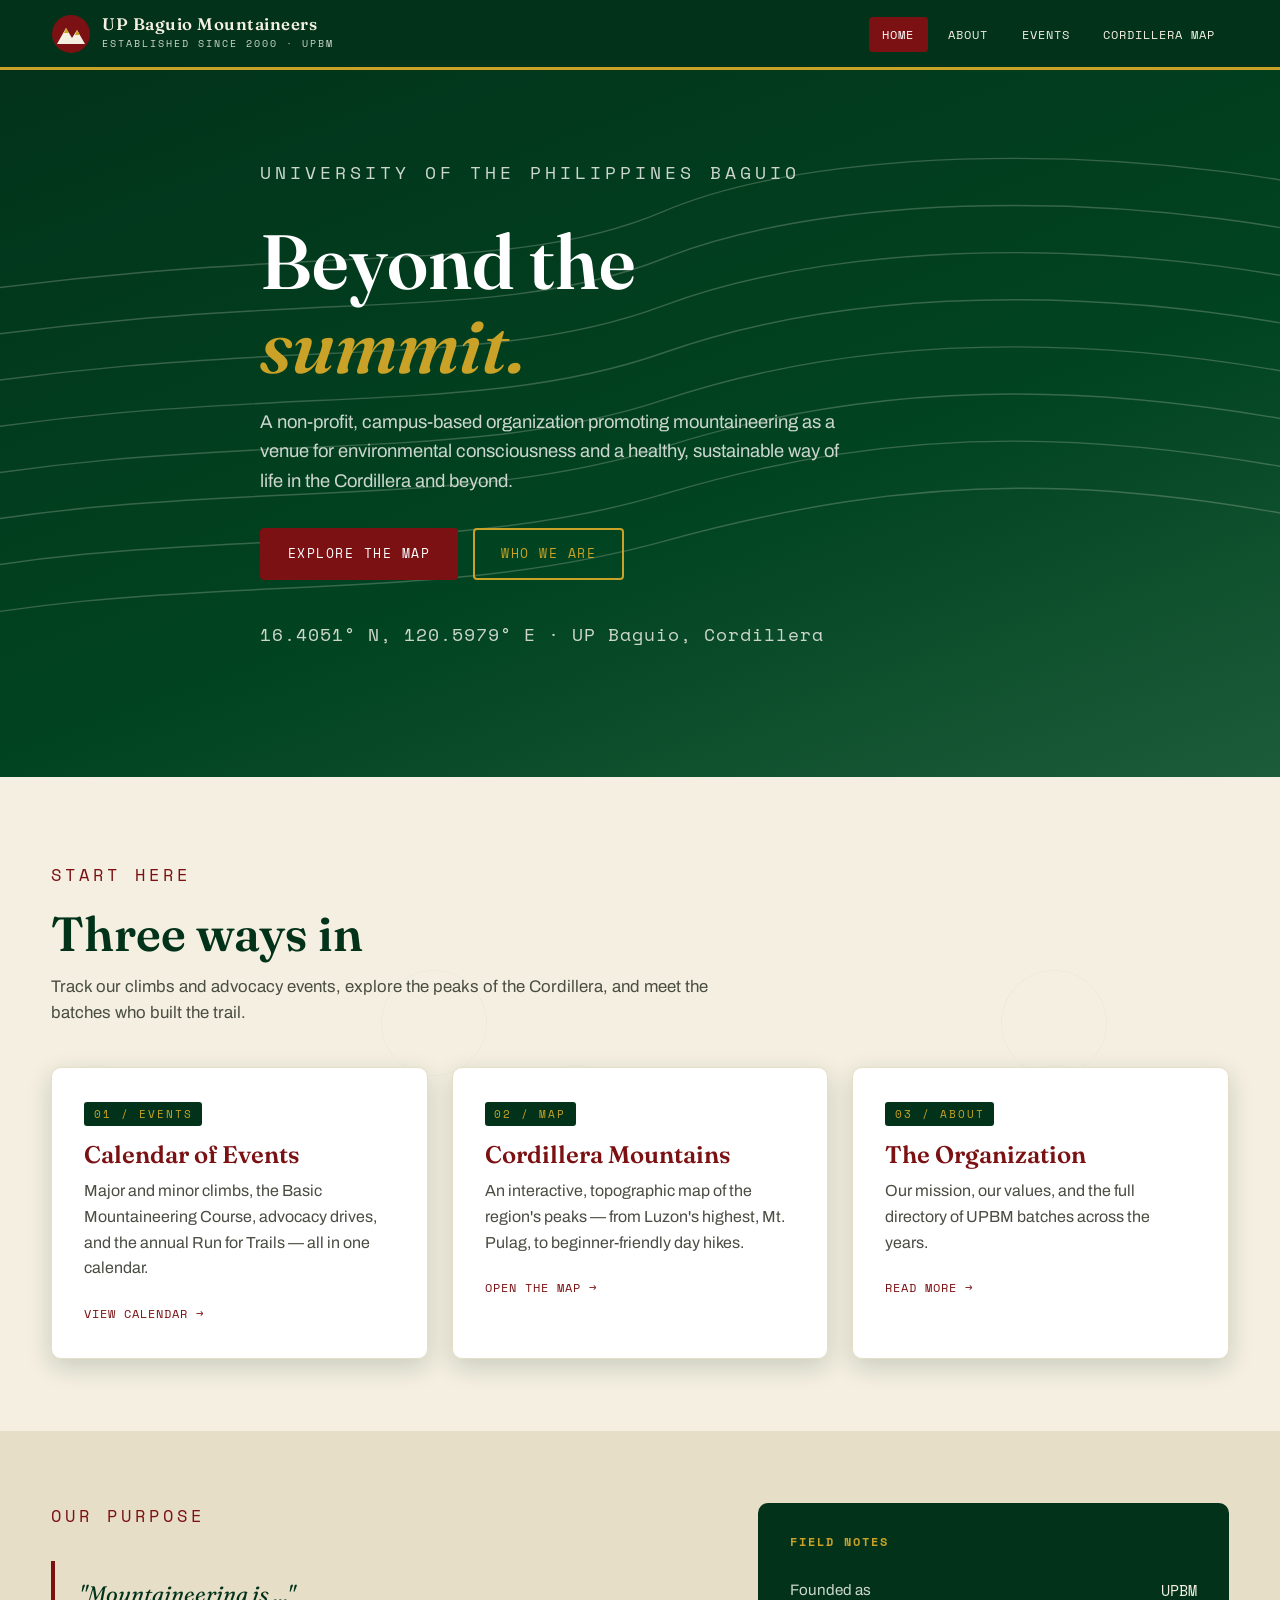
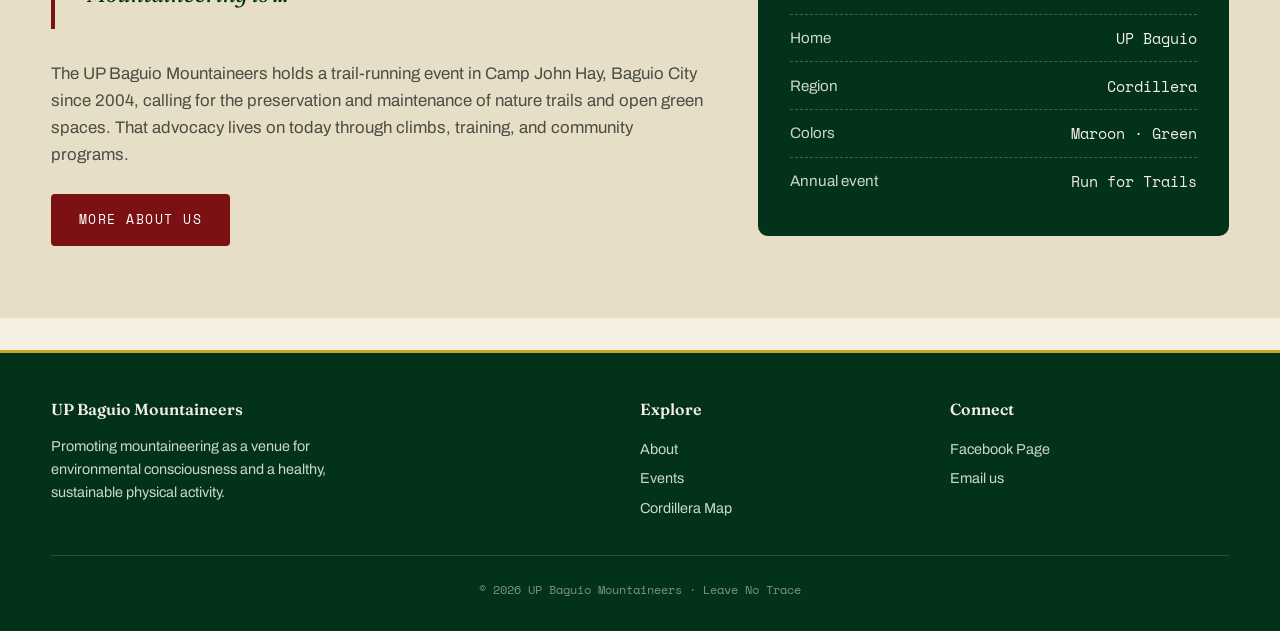
<file: index.html>
<!DOCTYPE html>
<html lang="en">
<head>
  <meta charset="UTF-8">
  <meta name="viewport" content="width=device-width, initial-scale=1.0">
  <title>UP Baguio Mountaineers</title>
  <meta name="description" content="The University of the Philippines Baguio Mountaineers — promoting mountaineering as a venue for environmental consciousness and a healthy, sustainable physical activity.">
  <link rel="preconnect" href="https://fonts.googleapis.com">
  <link rel="preconnect" href="https://fonts.gstatic.com" crossorigin>
  <link href="https://fonts.googleapis.com/css2?family=Fraunces:ital,wght@0,400;0,600;1,400;1,600&family=Archivo:wght@400;500;600&family=Space+Mono:wght@400;700&display=swap" rel="stylesheet">
  <link rel="stylesheet" href="css/style.css">
</head>
<body>

  <!-- ============ NAV ============ -->
  <nav class="nav">
    <div class="container nav-inner">
      <a href="index.html" class="brand">
        <svg class="brand-mark" viewBox="0 0 40 40" xmlns="http://www.w3.org/2000/svg">
          <circle cx="20" cy="20" r="19" fill="#7b1113"/>
          <path d="M6 30 L15 14 L21 24 L26 16 L34 30 Z" fill="#f4efe1"/>
          <path d="M15 14 L18 19 L13 19 Z" fill="#c9a227"/>
          <path d="M26 16 L29 21 L24 21 Z" fill="#c9a227"/>
        </svg>
        <span class="brand-text">
          <span class="big">UP Baguio Mountaineers</span>
          <span class="small">Established since 2000 · UPBM</span>
        </span>
      </a>
      <button class="nav-toggle" aria-label="menu">☰</button>
      <ul class="nav-links">
        <li><a href="index.html">Home</a></li>
        <li><a href="about.html">About</a></li>
        <li><a href="events.html">Events</a></li>
        <li><a href="map.html">Cordillera Map</a></li>
      </ul>
    </div>
  </nav>

  <!-- ============ HERO ============ -->
  <header class="hero">
    <svg class="contours" viewBox="0 0 1200 600" preserveAspectRatio="xMidYMid slice" xmlns="http://www.w3.org/2000/svg">
      <g fill="none" stroke="#f4efe1" stroke-width="1.2">
        <path d="M-50 480 C 200 420, 400 460, 620 400 S 1000 340, 1260 400"/>
        <path d="M-50 440 C 200 380, 420 420, 620 360 S 1000 300, 1260 360"/>
        <path d="M-50 400 C 220 340, 430 380, 620 320 S 1010 260, 1260 320"/>
        <path d="M-50 360 C 240 300, 440 340, 620 280 S 1020 220, 1260 280"/>
        <path d="M-50 320 C 260 260, 450 300, 620 240 S 1030 180, 1260 240"/>
        <path d="M-50 280 C 280 220, 460 260, 620 200 S 1040 140, 1260 200"/>
        <path d="M-50 240 C 300 180, 470 220, 620 160 S 1050 100, 1260 160"/>
        <path d="M-50 200 C 320 140, 480 180, 620 120 S 1060 60, 1260 120"/>
      </g>
    </svg>
    <div class="container hero-content">
      <p class="eyebrow fade-up">University of the Philippines Baguio</p>
      <h1 class="fade-up">Beyond the<br><em>summit.</em></h1>
      <p class="fade-up">A non-profit, campus-based organization promoting mountaineering as a venue for environmental consciousness and a healthy, sustainable way of life in the Cordillera and beyond.</p>
      <div class="fade-up">
        <a href="map.html" class="btn btn-primary">Explore the Map</a>
        <a href="about.html" class="btn btn-ghost">Who We Are</a>
      </div>
      <p class="hero-coords">16.4051° N, 120.5979° E · UP Baguio, Cordillera</p>
    </div>
  </header>

  <!-- ============ FEATURES ============ -->
  <section class="block">
    <div class="container">
      <div class="section-head">
        <p class="eyebrow">Start here</p>
        <h2>Three ways in</h2>
        <p>Track our climbs and advocacy events, explore the peaks of the Cordillera, and meet the batches who built the trail.</p>
      </div>
      <div class="feature-grid">
        <div class="feature-card fade-up">
          <span class="num">01 / EVENTS</span>
          <h3>Calendar of Events</h3>
          <p>Major and minor climbs, the Basic Mountaineering Course, advocacy drives, and the annual Run for Trails — all in one calendar.</p>
          <a class="more" href="events.html">View calendar</a>
        </div>
        <div class="feature-card fade-up">
          <span class="num">02 / MAP</span>
          <h3>Cordillera Mountains</h3>
          <p>An interactive, topographic map of the region's peaks — from Luzon's highest, Mt. Pulag, to beginner-friendly day hikes.</p>
          <a class="more" href="map.html">Open the map</a>
        </div>
        <div class="feature-card fade-up">
          <span class="num">03 / ABOUT</span>
          <h3>The Organization</h3>
          <p>Our mission, our values, and the full directory of UPBM batches across the years.</p>
          <a class="more" href="about.html">Read more</a>
        </div>
      </div>
    </div>
  </section>

  <!-- ============ MISSION STRIP ============ -->
  <section class="block" style="background:var(--paper-dark)">
    <div class="container">
      <div class="about-split">
        <div>
          <p class="eyebrow" style="color:var(--maroon)">Our purpose</p>
          <blockquote class="mission">"Mountaineering is ..."</blockquote>
          <p>The UP Baguio Mountaineers holds a trail-running event in Camp John Hay, Baguio City since 2004, calling for the preservation and maintenance of nature trails and open green spaces. That advocacy lives on today through climbs, training, and community programs.</p>
          <a href="about.html" class="btn btn-primary" style="margin-top:0.5rem">More about us</a>
        </div>
        <div class="fact-box">
          <h4>Field Notes</h4>
          <div class="fact-row"><span class="k">Founded as</span><span class="v">UPBM</span></div>
          <div class="fact-row"><span class="k">Home</span><span class="v">UP Baguio</span></div>
          <div class="fact-row"><span class="k">Region</span><span class="v">Cordillera</span></div>
          <div class="fact-row"><span class="k">Colors</span><span class="v">Maroon · Green</span></div>
          <div class="fact-row"><span class="k">Annual event</span><span class="v">Run for Trails</span></div>
        </div>
      </div>
    </div>
  </section>

  <!-- ============ FOOTER ============ -->
  <footer>
    <div class="container">
      <div class="foot-grid">
        <div>
          <h4>UP Baguio Mountaineers</h4>
          <p style="font-size:0.9rem;max-width:340px">Promoting mountaineering as a venue for environmental consciousness and a healthy, sustainable physical activity.</p>
        </div>
        <div>
          <h4>Explore</h4>
          <a href="about.html">About</a>
          <a href="events.html">Events</a>
          <a href="map.html">Cordillera Map</a>
        </div>
        <div>
          <h4>Connect</h4>
          <a href="https://www.facebook.com/UPBaguioMountaineers" target="_blank" rel="noopener">Facebook Page</a>
          <a href="mailto:upbaguiomountaineers@gmail.com">Email us</a>
        </div>
      </div>
      <div class="foot-bottom">
        © <span id="year"></span> UP Baguio Mountaineers · Leave No Trace
      </div>
    </div>
  </footer>

  <script src="js/main.js"></script>
  <script>document.getElementById('year').textContent = new Date().getFullYear();</script>
</body>
</html>
</file>
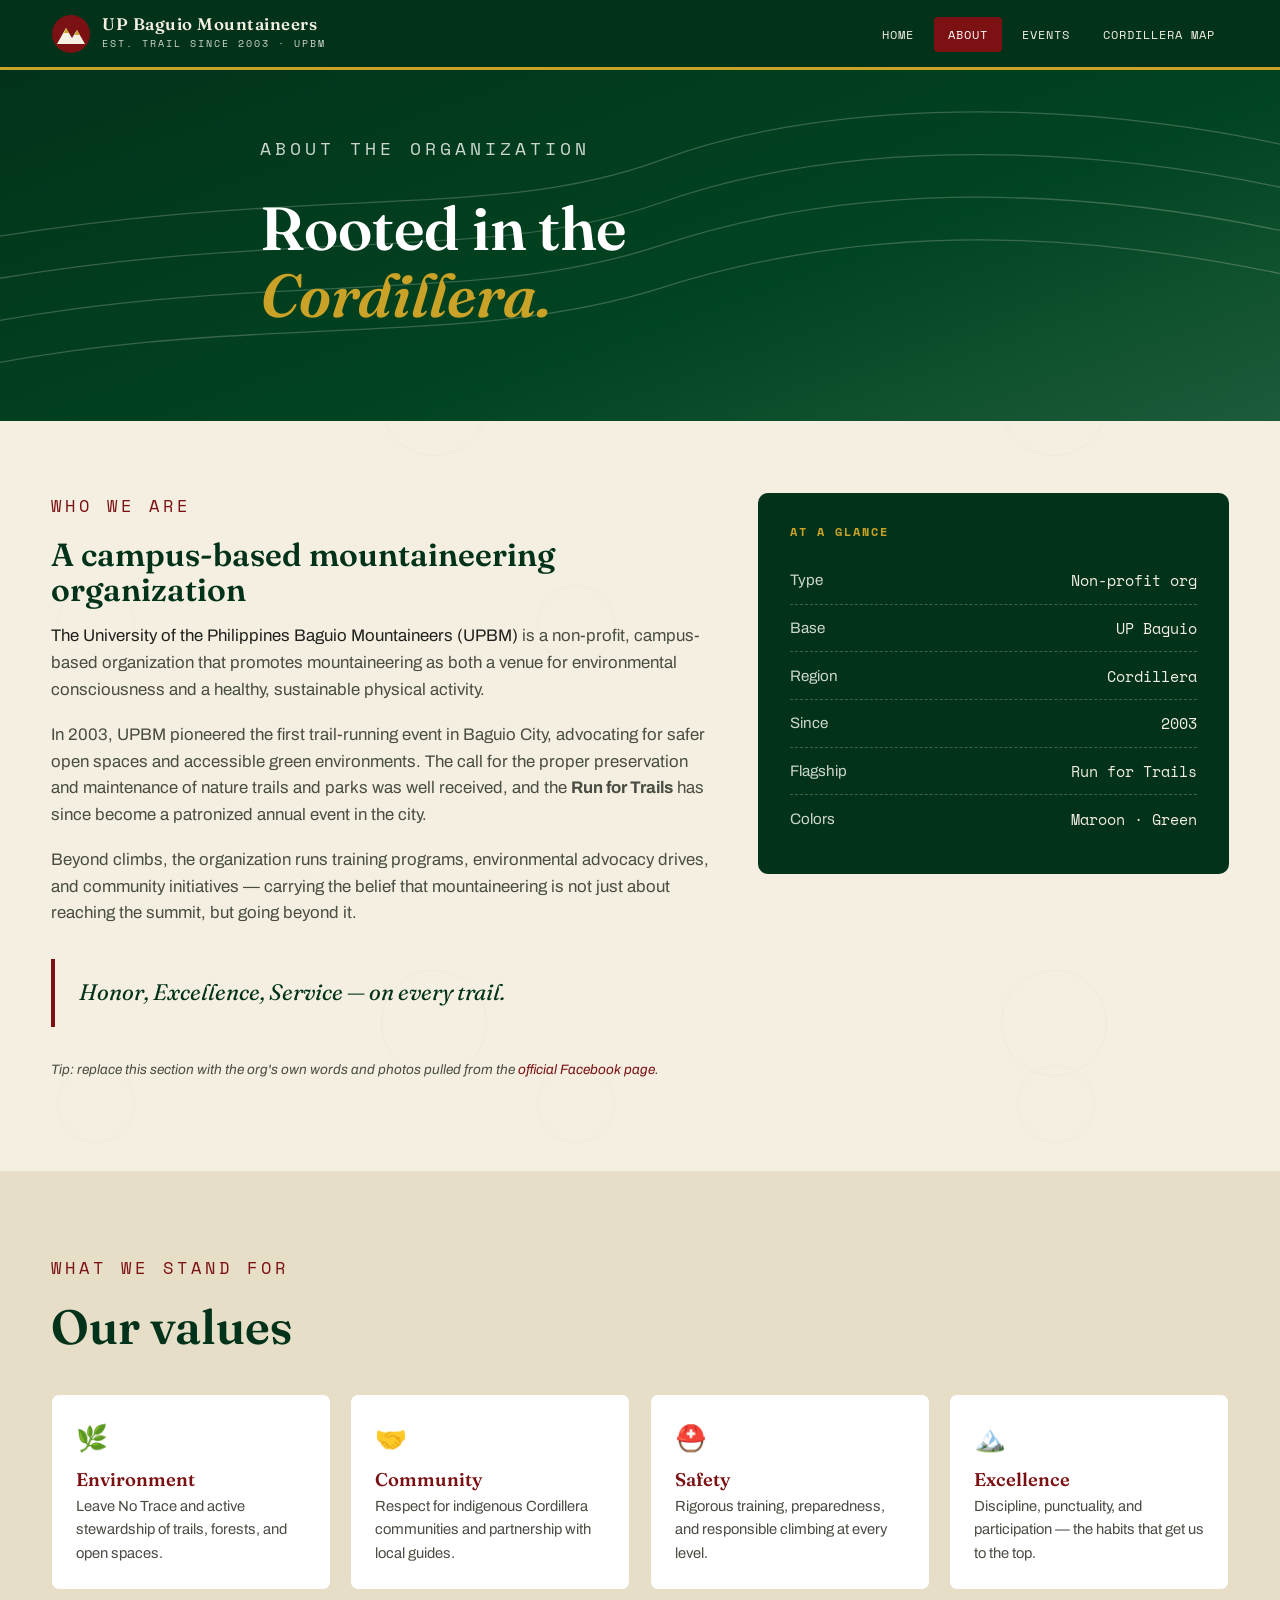
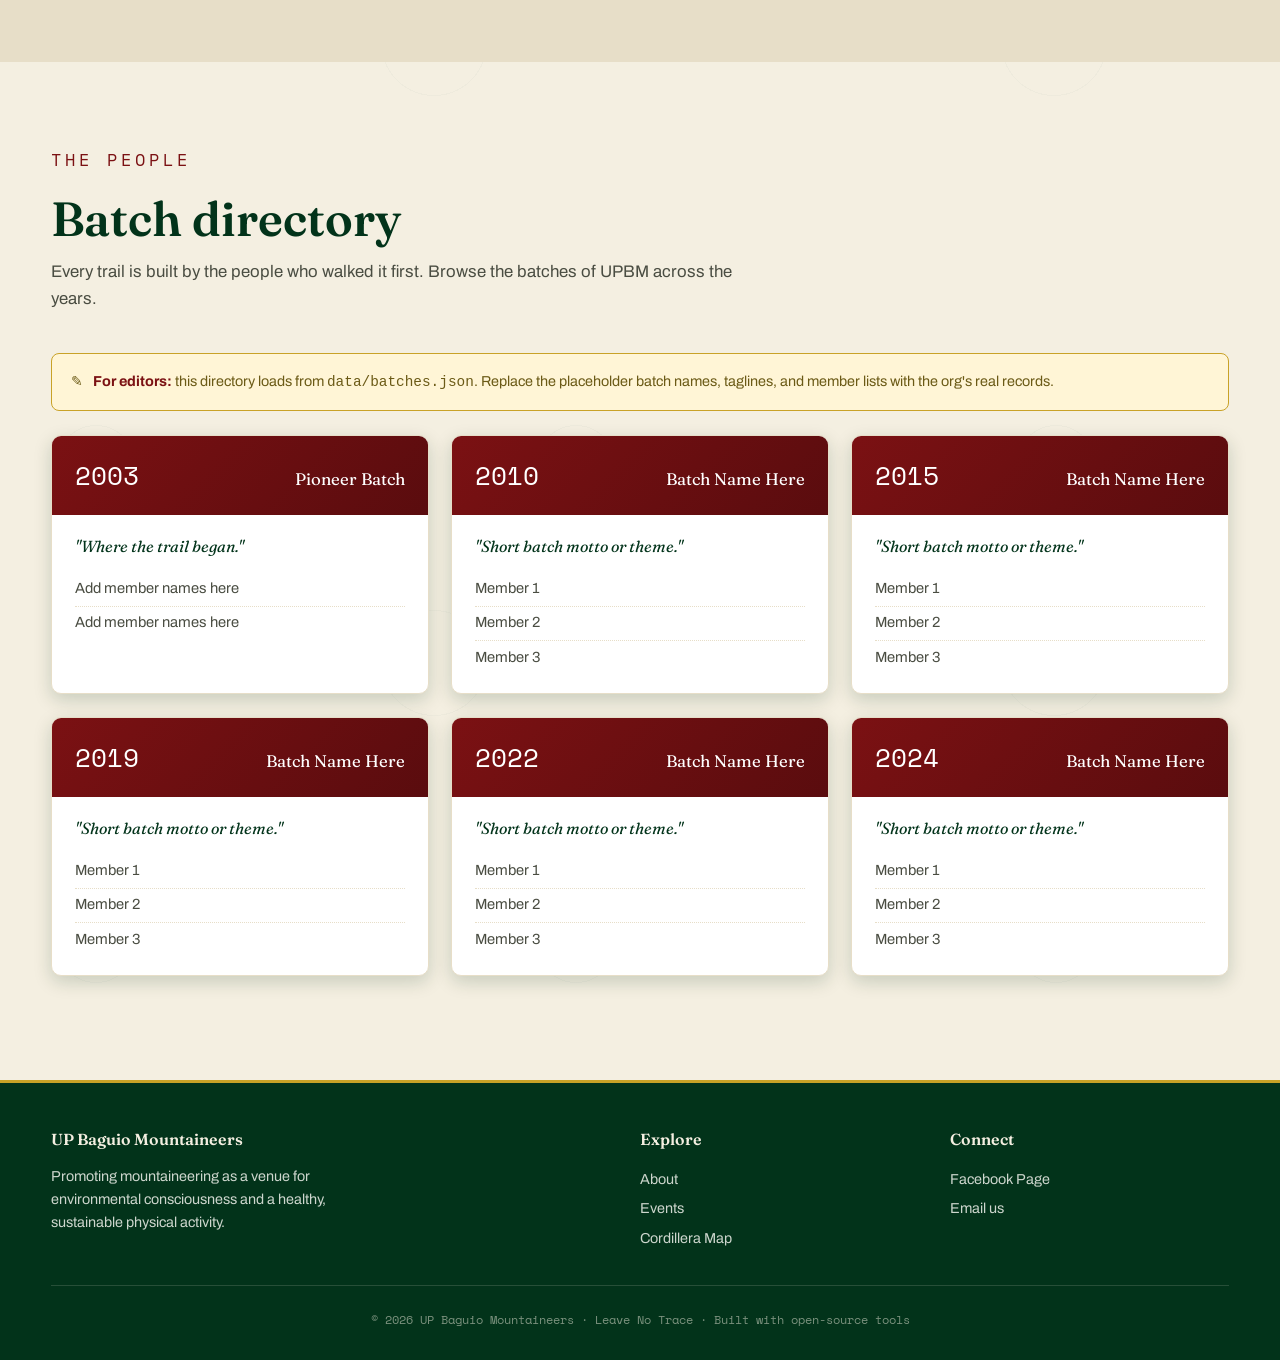
<file: about.html>
<!DOCTYPE html>
<html lang="en">
<head>
  <meta charset="UTF-8">
  <meta name="viewport" content="width=device-width, initial-scale=1.0">
  <title>About · UP Baguio Mountaineers</title>
  <link rel="preconnect" href="https://fonts.googleapis.com">
  <link rel="preconnect" href="https://fonts.gstatic.com" crossorigin>
  <link href="https://fonts.googleapis.com/css2?family=Fraunces:ital,wght@0,400;0,600;1,400;1,600&family=Archivo:wght@400;500;600&family=Space+Mono:wght@400;700&display=swap" rel="stylesheet">
  <link rel="stylesheet" href="css/style.css">
</head>
<body>

  <nav class="nav">
    <div class="container nav-inner">
      <a href="index.html" class="brand">
        <svg class="brand-mark" viewBox="0 0 40 40" xmlns="http://www.w3.org/2000/svg">
          <circle cx="20" cy="20" r="19" fill="#7b1113"/>
          <path d="M6 30 L15 14 L21 24 L26 16 L34 30 Z" fill="#f4efe1"/>
          <path d="M15 14 L18 19 L13 19 Z" fill="#c9a227"/>
          <path d="M26 16 L29 21 L24 21 Z" fill="#c9a227"/>
        </svg>
        <span class="brand-text">
          <span class="big">UP Baguio Mountaineers</span>
          <span class="small">Est. trail since 2003 · UPBM</span>
        </span>
      </a>
      <button class="nav-toggle" aria-label="menu">☰</button>
      <ul class="nav-links">
        <li><a href="index.html">Home</a></li>
        <li><a href="about.html">About</a></li>
        <li><a href="events.html">Events</a></li>
        <li><a href="map.html">Cordillera Map</a></li>
      </ul>
    </div>
  </nav>

  <!-- page hero -->
  <header class="hero" style="padding:4rem 0 4.5rem">
    <svg class="contours" viewBox="0 0 1200 400" preserveAspectRatio="xMidYMid slice" xmlns="http://www.w3.org/2000/svg">
      <g fill="none" stroke="#f4efe1" stroke-width="1.2">
        <path d="M-50 320 C 220 260, 430 300, 620 240 S 1010 180, 1260 240"/>
        <path d="M-50 280 C 240 220, 440 260, 620 200 S 1020 140, 1260 200"/>
        <path d="M-50 240 C 260 180, 450 220, 620 160 S 1030 100, 1260 160"/>
        <path d="M-50 200 C 280 140, 460 180, 620 120 S 1040 60, 1260 120"/>
      </g>
    </svg>
    <div class="container hero-content">
      <p class="eyebrow fade-up">About the organization</p>
      <h1 class="fade-up" style="font-size:clamp(2.2rem,5vw,3.8rem)">Rooted in the<br><em>Cordillera.</em></h1>
    </div>
  </header>

  <!-- mission -->
  <section class="block">
    <div class="container about-split">
      <div>
        <p class="eyebrow" style="color:var(--maroon)">Who we are</p>
        <h2 style="color:var(--green-deep);font-size:2rem;margin-bottom:1rem">A campus-based mountaineering organization</h2>
        <p><span class="lead">The University of the Philippines Baguio Mountaineers (UPBM)</span> is a non-profit, campus-based organization that promotes mountaineering as both a venue for environmental consciousness and a healthy, sustainable physical activity.</p>
        <p>In 2003, UPBM pioneered the first trail-running event in Baguio City, advocating for safer open spaces and accessible green environments. The call for the proper preservation and maintenance of nature trails and parks was well received, and the <strong>Run for Trails</strong> has since become a patronized annual event in the city.</p>
        <p>Beyond climbs, the organization runs training programs, environmental advocacy drives, and community initiatives — carrying the belief that mountaineering is not just about reaching the summit, but going beyond it.</p>
        <blockquote class="mission">Honor, Excellence, Service — on every trail.</blockquote>
        <p style="font-size:0.85rem;color:var(--ink-soft)"><em>Tip: replace this section with the org's own words and photos pulled from the <a href="https://www.facebook.com/UPBaguioMountaineers" target="_blank" rel="noopener">official Facebook page</a>.</em></p>
      </div>
      <div class="fact-box">
        <h4>At a glance</h4>
        <div class="fact-row"><span class="k">Type</span><span class="v">Non-profit org</span></div>
        <div class="fact-row"><span class="k">Base</span><span class="v">UP Baguio</span></div>
        <div class="fact-row"><span class="k">Region</span><span class="v">Cordillera</span></div>
        <div class="fact-row"><span class="k">Since</span><span class="v">2003</span></div>
        <div class="fact-row"><span class="k">Flagship</span><span class="v">Run for Trails</span></div>
        <div class="fact-row"><span class="k">Colors</span><span class="v">Maroon · Green</span></div>
      </div>
    </div>
  </section>

  <!-- values -->
  <section class="block" style="background:var(--paper-dark)">
    <div class="container">
      <div class="section-head">
        <p class="eyebrow" style="color:var(--maroon)">What we stand for</p>
        <h2>Our values</h2>
      </div>
      <div class="values">
        <div class="value"><div class="ico">🌿</div><h4>Environment</h4><p>Leave No Trace and active stewardship of trails, forests, and open spaces.</p></div>
        <div class="value"><div class="ico">🤝</div><h4>Community</h4><p>Respect for indigenous Cordillera communities and partnership with local guides.</p></div>
        <div class="value"><div class="ico">⛑️</div><h4>Safety</h4><p>Rigorous training, preparedness, and responsible climbing at every level.</p></div>
        <div class="value"><div class="ico">🏔️</div><h4>Excellence</h4><p>Discipline, punctuality, and participation — the habits that get us to the top.</p></div>
      </div>
    </div>
  </section>

  <!-- batches directory -->
  <section class="block">
    <div class="container">
      <div class="section-head">
        <p class="eyebrow" style="color:var(--maroon)">The people</p>
        <h2>Batch directory</h2>
        <p>Every trail is built by the people who walked it first. Browse the batches of UPBM across the years.</p>
      </div>
      <div class="notice">
        <span>✎</span>
        <div><strong>For editors:</strong> this directory loads from <code>data/batches.json</code>. Replace the placeholder batch names, taglines, and member lists with the org's real records.</div>
      </div>
      <div class="batch-grid" id="batch-grid"></div>
    </div>
  </section>

  <footer>
    <div class="container">
      <div class="foot-grid">
        <div>
          <h4>UP Baguio Mountaineers</h4>
          <p style="font-size:0.9rem;max-width:340px">Promoting mountaineering as a venue for environmental consciousness and a healthy, sustainable physical activity.</p>
        </div>
        <div>
          <h4>Explore</h4>
          <a href="about.html">About</a>
          <a href="events.html">Events</a>
          <a href="map.html">Cordillera Map</a>
        </div>
        <div>
          <h4>Connect</h4>
          <a href="https://www.facebook.com/UPBaguioMountaineers" target="_blank" rel="noopener">Facebook Page</a>
          <a href="mailto:upbaguiomountaineers@gmail.com">Email us</a>
        </div>
      </div>
      <div class="foot-bottom">© <span id="year"></span> UP Baguio Mountaineers · Leave No Trace · Built with open-source tools</div>
    </div>
  </footer>

  <script src="js/main.js"></script>
  <script>
    document.getElementById('year').textContent = new Date().getFullYear();
    // load batches
    (async () => {
      const grid = document.getElementById('batch-grid');
      try {
        const res = await fetch('data/batches.json');
        const data = await res.json();
        (data.batches || []).forEach(b => {
          const members = (b.members || []).map(m => '<li>' + m + '</li>').join('');
          const card = document.createElement('div');
          card.className = 'batch-card';
          card.innerHTML =
            '<div class="head"><span class="yr">' + b.year + '</span><span class="nm">' + (b.batch_name || '') + '</span></div>' +
            '<div class="body">' +
              (b.tagline ? '<div class="tagline">"' + b.tagline + '"</div>' : '') +
              '<ul>' + members + '</ul>' +
            '</div>';
          grid.appendChild(card);
        });
      } catch (e) {
        grid.innerHTML = '<p style="color:#7b1113">Could not load batches.json. If opening locally, run a local server (see README).</p>';
      }
    })();
  </script>
</body>
</html>
</file>
<file: css/style.css>
/* =========================================================
   UP Baguio Mountaineers — Stylesheet
   Aesthetic: topographic field journal
   Colors: UP Maroon (#7B1113) + UP Forest Green (#014421)
   Fonts: Fraunces (display), Archivo (body), Space Mono (labels)
   ========================================================= */

:root {
  --maroon: #7b1113;
  --maroon-deep: #5a0c0e;
  --green: #014421;
  --green-deep: #02331a;
  --green-mid: #1d5c3a;
  --paper: #f4efe1;
  --paper-dark: #e7dec8;
  --ink: #20211c;
  --ink-soft: #4a4d42;
  --mist: #cdd6cd;
  --gold: #c9a227;
  --shadow: rgba(2, 51, 26, 0.18);
}

* { margin: 0; padding: 0; box-sizing: border-box; }

html { scroll-behavior: smooth; }

body {
  font-family: 'Archivo', sans-serif;
  background-color: var(--paper);
  color: var(--ink);
  line-height: 1.6;
  /* faint topographic contour texture */
  background-image:
    radial-gradient(circle at 20% 30%, transparent 0, transparent 38px, rgba(1,68,33,0.025) 38px, rgba(1,68,33,0.025) 39px, transparent 39px),
    radial-gradient(circle at 70% 65%, transparent 0, transparent 52px, rgba(1,68,33,0.025) 52px, rgba(1,68,33,0.025) 53px, transparent 53px);
  background-size: 480px 480px, 620px 620px;
}

h1, h2, h3, h4 { font-family: 'Fraunces', serif; font-weight: 600; line-height: 1.1; }

.mono { font-family: 'Space Mono', monospace; }

a { color: var(--maroon); text-decoration: none; }

.container { width: min(1200px, 92%); margin: 0 auto; }

/* ---------------- NAV ---------------- */
.nav {
  position: sticky; top: 0; z-index: 1000;
  background: var(--green-deep);
  border-bottom: 3px solid var(--gold);
}
.nav-inner {
  display: flex; align-items: center; justify-content: space-between;
  padding: 0.85rem 0;
}
.brand { display: flex; align-items: center; gap: 0.7rem; }
.brand-mark {
  width: 40px; height: 40px; flex-shrink: 0;
}
.brand-text { color: var(--paper); line-height: 1.05; }
.brand-text .big {
  font-family: 'Fraunces', serif; font-size: 1.05rem; font-weight: 600;
  letter-spacing: 0.5px; display: block;
}
.brand-text .small {
  font-family: 'Space Mono', monospace; font-size: 0.62rem;
  letter-spacing: 2px; text-transform: uppercase; color: var(--mist);
}
.nav-links { display: flex; gap: 0.4rem; align-items: center; list-style: none; }
.nav-links a {
  color: var(--paper); font-family: 'Space Mono', monospace;
  font-size: 0.78rem; text-transform: uppercase; letter-spacing: 1px;
  padding: 0.5rem 0.85rem; border-radius: 4px; transition: all 0.2s;
}
.nav-links a:hover, .nav-links a.active { background: var(--maroon); color: #fff; }
.nav-toggle { display: none; background: none; border: none; color: var(--paper); font-size: 1.6rem; cursor: pointer; }

/* ---------------- HERO ---------------- */
.hero {
  position: relative; overflow: hidden;
  background: linear-gradient(160deg, var(--green-deep) 0%, var(--green) 60%, var(--green-mid) 100%);
  color: var(--paper);
  padding: 5.5rem 0 6rem;
}
.hero svg.contours { position: absolute; inset: 0; width: 100%; height: 100%; opacity: 0.22; }
.hero-content { position: relative; z-index: 2; max-width: 760px; }
.eyebrow {
  font-family: 'Space Mono', monospace; font-size: 0.72rem; letter-spacing: 4px;
  text-transform: uppercase; color: var(--gold); margin-bottom: 1.2rem;
}
.hero h1 {
  font-size: clamp(2.6rem, 6vw, 5rem); color: #fff; margin-bottom: 1.2rem;
  text-wrap: balance;
}
.hero h1 em { font-style: italic; color: var(--gold); }
.hero p { font-size: 1.15rem; max-width: 580px; color: var(--mist); margin-bottom: 2rem; }
.hero-coords {
  font-family: 'Space Mono', monospace; font-size: 0.72rem; letter-spacing: 1px;
  color: rgba(244,239,225,0.6); margin-top: 2.5rem;
}

.btn {
  display: inline-block; font-family: 'Space Mono', monospace; font-size: 0.8rem;
  text-transform: uppercase; letter-spacing: 1.5px; padding: 0.85rem 1.6rem;
  border-radius: 4px; transition: all 0.2s; cursor: pointer; border: 2px solid transparent;
}
.btn-primary { background: var(--maroon); color: #fff; }
.btn-primary:hover { background: var(--maroon-deep); transform: translateY(-2px); }
.btn-ghost { border-color: var(--gold); color: var(--gold); margin-left: 0.8rem; }
.btn-ghost:hover { background: var(--gold); color: var(--green-deep); }

/* ---------------- SECTIONS ---------------- */
section.block { padding: 4.5rem 0; }
.section-head { margin-bottom: 2.5rem; max-width: 720px; }
.section-head .eyebrow { color: var(--maroon); }
.section-head h2 { font-size: clamp(2rem, 4vw, 3rem); color: var(--green-deep); }
.section-head p { color: var(--ink-soft); margin-top: 0.8rem; font-size: 1.05rem; }

.divider-mtn { display: block; width: 100%; height: 40px; }

/* feature cards */
.feature-grid { display: grid; grid-template-columns: repeat(auto-fit, minmax(260px, 1fr)); gap: 1.5rem; }
.feature-card {
  background: #fff; border: 1px solid var(--paper-dark); border-radius: 10px;
  padding: 2rem; box-shadow: 0 8px 24px var(--shadow); transition: transform 0.2s;
  position: relative; overflow: hidden;
}
.feature-card:hover { transform: translateY(-5px); }
.feature-card .num {
  font-family: 'Space Mono', monospace; font-size: 0.7rem; letter-spacing: 2px;
  color: var(--gold); background: var(--green-deep); padding: 0.2rem 0.6rem;
  border-radius: 3px; display: inline-block; margin-bottom: 1rem;
}
.feature-card h3 { font-size: 1.5rem; color: var(--maroon); margin-bottom: 0.6rem; }
.feature-card p { color: var(--ink-soft); margin-bottom: 1.2rem; }
.feature-card a.more { font-family: 'Space Mono', monospace; font-size: 0.78rem; letter-spacing: 1px; text-transform: uppercase; }
.feature-card a.more::after { content: " →"; }

/* about layout */
.about-split { display: grid; grid-template-columns: 1.4fr 1fr; gap: 3rem; align-items: start; }
.about-split p { margin-bottom: 1.1rem; color: var(--ink-soft); font-size: 1.05rem; }
.about-split p .lead { color: var(--ink); }
.fact-box { background: var(--green-deep); color: var(--paper); border-radius: 10px; padding: 2rem; }
.fact-box h4 { color: var(--gold); font-family: 'Space Mono', monospace; font-size: 0.75rem; letter-spacing: 2px; text-transform: uppercase; margin-bottom: 1.2rem; }
.fact-row { display: flex; justify-content: space-between; padding: 0.7rem 0; border-bottom: 1px dashed rgba(244,239,225,0.25); font-size: 0.95rem; }
.fact-row:last-child { border-bottom: none; }
.fact-row .k { color: var(--mist); }
.fact-row .v { font-family: 'Space Mono', monospace; }

blockquote.mission {
  border-left: 4px solid var(--maroon); padding: 1rem 0 1rem 1.5rem;
  font-family: 'Fraunces', serif; font-style: italic; font-size: 1.4rem;
  color: var(--green-deep); margin: 2rem 0;
}

/* values */
.values { display: grid; grid-template-columns: repeat(auto-fit, minmax(200px,1fr)); gap: 1.2rem; margin-top: 2rem; }
.value { padding: 1.5rem; border: 1px solid var(--paper-dark); border-radius: 8px; background: #fff; }
.value .ico { font-size: 1.6rem; }
.value h4 { color: var(--maroon); margin: 0.6rem 0 0.3rem; font-size: 1.15rem; }
.value p { font-size: 0.92rem; color: var(--ink-soft); }

/* batches */
.batch-grid { display: grid; grid-template-columns: repeat(auto-fill, minmax(280px,1fr)); gap: 1.4rem; }
.batch-card {
  background: #fff; border-radius: 10px; border: 1px solid var(--paper-dark);
  overflow: hidden; box-shadow: 0 6px 18px var(--shadow);
}
.batch-card .head {
  background: linear-gradient(135deg, var(--maroon), var(--maroon-deep));
  color: #fff; padding: 1.2rem 1.4rem; display: flex; align-items: baseline; justify-content: space-between;
}
.batch-card .head .yr { font-family: 'Space Mono', monospace; font-size: 1.6rem; }
.batch-card .head .nm { font-family: 'Fraunces', serif; font-size: 1.05rem; text-align: right; }
.batch-card .body { padding: 1.2rem 1.4rem; }
.batch-card .tagline { font-style: italic; color: var(--green-deep); font-family: 'Fraunces', serif; margin-bottom: 0.8rem; }
.batch-card ul { list-style: none; }
.batch-card li { padding: 0.3rem 0; border-bottom: 1px dotted var(--paper-dark); font-size: 0.92rem; color: var(--ink-soft); }
.batch-card li:last-child { border-bottom: none; }

/* map + calendar containers */
#map { width: 100%; height: 580px; border-radius: 10px; border: 2px solid var(--green-deep); box-shadow: 0 10px 30px var(--shadow); }
#calendar { background: #fff; padding: 1.5rem; border-radius: 10px; box-shadow: 0 10px 30px var(--shadow); }

.notice {
  background: #fff5d6; border: 1px solid var(--gold); border-radius: 8px;
  padding: 1rem 1.2rem; font-size: 0.9rem; color: #6b5a16; margin-bottom: 1.5rem;
  display: flex; gap: 0.6rem; align-items: flex-start;
}
.notice strong { color: var(--maroon); }

/* legend */
.legend { display: flex; flex-wrap: wrap; gap: 1rem; margin-top: 1.2rem; }
.legend span { display: flex; align-items: center; gap: 0.4rem; font-size: 0.82rem; font-family: 'Space Mono', monospace; }
.legend .dot { width: 14px; height: 14px; border-radius: 50%; display: inline-block; }

/* calendar legend colors */
.cat-climb { background: var(--maroon); }
.cat-training { background: var(--green-mid); }
.cat-advocacy { background: var(--gold); }
.cat-social { background: #2d6a8e; }
.cat-meeting { background: #6b4a8e; }

/* mountain list under map */
.mtn-list { margin-top: 2rem; display: grid; grid-template-columns: repeat(auto-fill, minmax(280px,1fr)); gap: 1rem; }
.mtn-item { background: #fff; border: 1px solid var(--paper-dark); border-radius: 8px; padding: 1rem 1.2rem; cursor: pointer; transition: all 0.15s; }
.mtn-item:hover { border-color: var(--green); transform: translateX(3px); }
.mtn-item h4 { color: var(--maroon); font-size: 1.1rem; }
.mtn-item .el { font-family: 'Space Mono', monospace; font-size: 0.78rem; color: var(--green-mid); }
.mtn-item .loc { font-size: 0.82rem; color: var(--ink-soft); }

/* ---------------- FOOTER ---------------- */
footer {
  background: var(--green-deep); color: var(--mist); padding: 3rem 0 2rem; margin-top: 2rem;
  border-top: 3px solid var(--gold);
}
.foot-grid { display: grid; grid-template-columns: 2fr 1fr 1fr; gap: 2rem; }
footer h4 { color: var(--paper); margin-bottom: 1rem; font-size: 1rem; }
footer a { color: var(--mist); display: block; padding: 0.2rem 0; font-size: 0.9rem; }
footer a:hover { color: var(--gold); }
.foot-bottom { margin-top: 2rem; padding-top: 1.5rem; border-top: 1px solid rgba(244,239,225,0.15); font-family: 'Space Mono', monospace; font-size: 0.75rem; text-align: center; color: rgba(244,239,225,0.5); }

/* leaflet popup tweak */
.leaflet-popup-content-wrapper { border-radius: 8px; }
.popup-title { font-family: 'Fraunces', serif; font-size: 1.15rem; color: var(--maroon); margin-bottom: 0.2rem; }
.popup-el { font-family: 'Space Mono', monospace; font-size: 0.78rem; color: var(--green-mid); margin-bottom: 0.5rem; }
.popup-notes { font-size: 0.85rem; color: var(--ink-soft); }

/* ---------------- RESPONSIVE ---------------- */
@media (max-width: 820px) {
  .nav-toggle { display: block; }
  .nav-links {
    display: none; position: absolute; top: 100%; left: 0; right: 0;
    flex-direction: column; background: var(--green-deep); padding: 1rem;
    border-bottom: 3px solid var(--gold);
  }
  .nav-links.open { display: flex; }
  .nav-links a { width: 100%; }
  .about-split { grid-template-columns: 1fr; }
  .foot-grid { grid-template-columns: 1fr; }
  .btn-ghost { margin-left: 0; margin-top: 0.8rem; }
}

/* simple fade-in on load */
.fade-up { opacity: 0; transform: translateY(20px); animation: fadeUp 0.7s ease forwards; }
.fade-up:nth-child(2) { animation-delay: 0.1s; }
.fade-up:nth-child(3) { animation-delay: 0.2s; }
@keyframes fadeUp { to { opacity: 1; transform: translateY(0); } }
</file>
